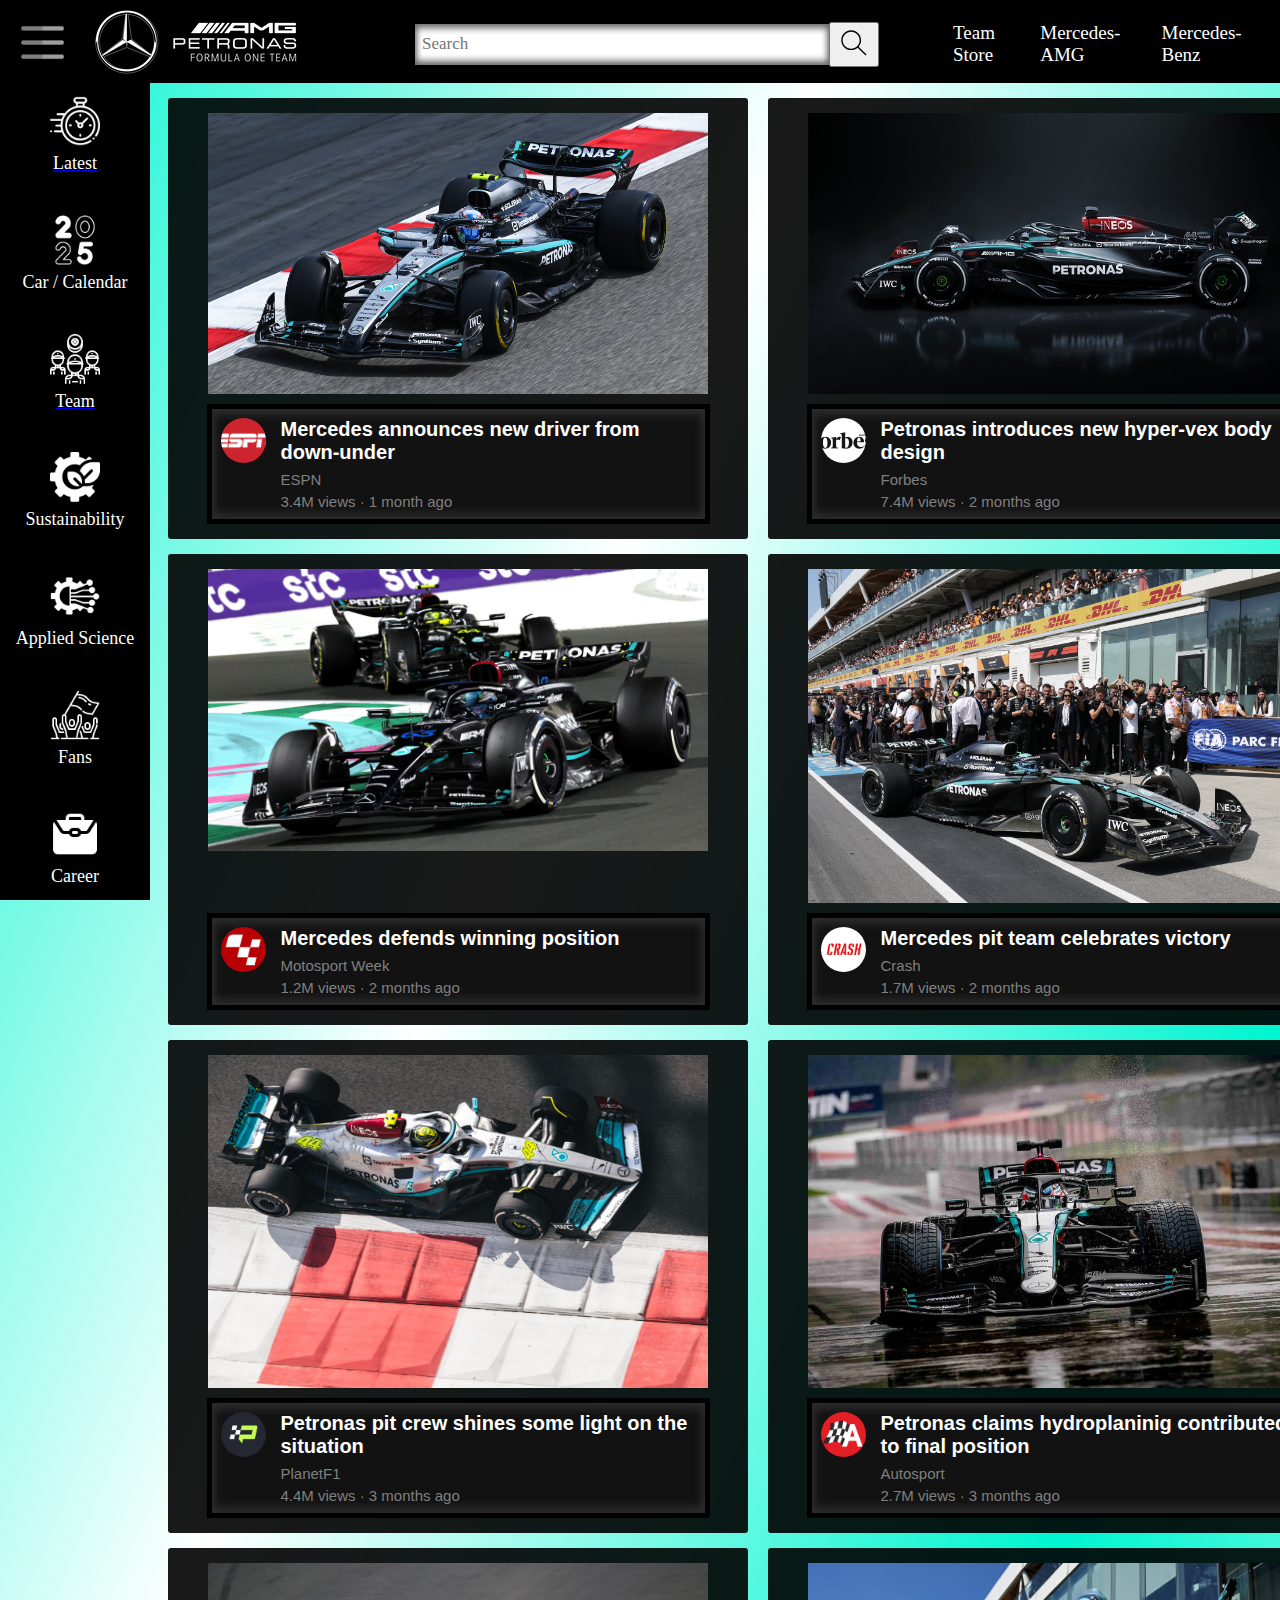
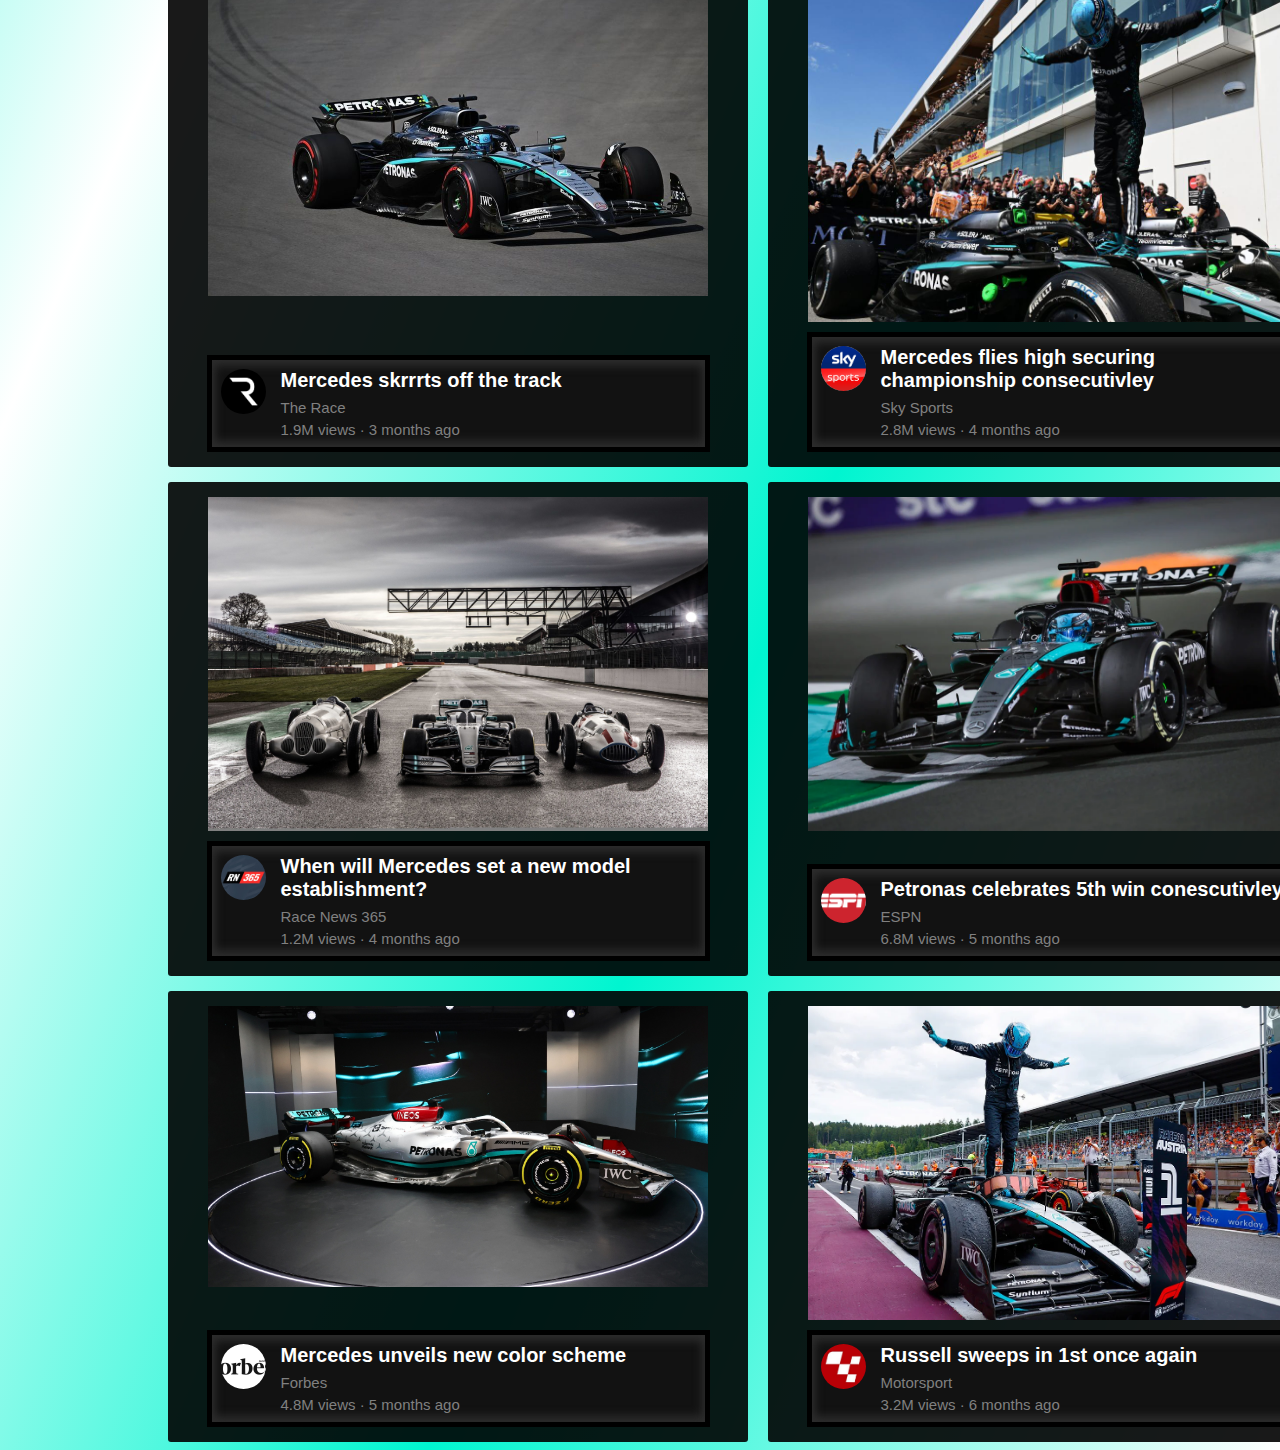
<file: Index.html>
<!DOCTYPE html>
<html>
  <head>
    <title>Petronas Gallery Page</title>
    <link rel="stylesheet" href="CSS/header.css">
    <link rel="stylesheet" href="CSS/sidebar.css">
    <link rel="stylesheet" href="CSS/main-display.css">
  </head>
  <body>
    <header class="header">
      <div class="left-section">
        <div class="hamburger-menu-container">
          <img class="hamburger-menu" src="Assets/menu.png">
        </div>
        <div class="logo-container">
          <img class="logo" src="Assets/MAPF1_SM_n_1KL.webp">
        </div>
      </div>

      <div class="middle-section">
        <input class="searchbar" placeholder="Search">
        <button class="search-button">
          <img class="search-icon" src="Assets/search.svg">
          <div class="tooltip">Search</div>
        </button>
      </div>

      <div class="right-section">
        <a href="https://shop.mercedesamgf1.com/?utm_source=parent-domain&utm_medium=website&utm_term=homepage&utm_campaign=navigation" target="blank">
          <div class="team-store-link">Team Store</div>
        </a>

        <a href="https://www.mercedes-amg.com/en/home" target="blank">
          <div class="mercedes-amg-link">Mercedes-AMG</div>
        </a>

        <a href="https://www.mercedes-benz.com/en/" target="blank">
          <div class="mercedes-benz-link">Mercedes-Benz</div>
        </a>
      </div>
    </header>

    <nav class="sidebar">
      <a href="index.html">
        <div class="sidebar-category-container">
          <div class="icon-container">
            <img class="latest-icon" src="Assets/clock (1).png">
          </div>
          <div class="latest-title">Latest</div>
        </div>
      </a>

      <div class="sidebar-category-container">
        <div class="icon-container">
          <img class="latest-icon" src="Assets/2025.png">
        </div>
        <div class="latest-title">Car / Calendar</div>
      </div>

      <a href="team.html">
        <div class="sidebar-category-container">
          <div class="icon-container">
            <img class="latest-icon" src="Assets/people.png">
          </div>
          <div class="latest-title">Team</div>
        </div>
      </a>

      <div class="sidebar-category-container">
        <div class="icon-container">
          <img class="latest-icon" src="Assets/gear.png">
        </div>
        <div class="latest-title">Sustainability</div>
      </div>
      
      <div class="sidebar-category-container">
        <div class="icon-container">
          <img class="latest-icon" src="Assets/technology.png">
        </div>
        <div class="latest-title">Applied Science</div>
      </div>

      <div class="sidebar-category-container">
        <div class="icon-container">
          <img class="latest-icon" src="Assets/fans.png">
        </div>
        <div class="latest-title">Fans</div>
      </div>

      <div class="sidebar-category-container">
        <div class="icon-container">
          <img class="latest-icon" src="Assets/career.png">
        </div>
        <div class="latest-title">Career</div>
      </div>
    </nav>

    <main>
      <section class="video-display">
        <div class="video-container">
          <div class="thumbnail-container">
            <img class="thumbnail" src="Assets/thumbnail1.jpg.avif">
          </div>
          <div class="video-info-container">
            <div class="profile-pic-container">
              <img class="profile-pic" src="Assets/profile-pic-ESPN.png">
            </div>
            <div class="text-container">
              <div class="title-text">
                Mercedes announces new driver from down-under 
              </div>
              <div class="text-author">
                ESPN
              </div>
              <div class="text-stats">
                3.4M views &#183; 1 month ago
              </div>
            </div>
          </div>
        </div>

        <div class="video-container">
          <div class="thumbnail-container">
            <img class="thumbnail" src="Assets/thumbnail2.jpg">
          </div>
          <div class="video-info-container">
            <div class="profile-pic-container">
              <img class="profile-pic" src="Assets/profile-pic-FORBES.jpg">
            </div>
            <div class="text-container">
              <div class="title-text">
                Petronas introduces new hyper-vex body design 
              </div>
              <div class="text-author">
                Forbes
              </div>
              <div class="text-stats">
                7.4M views &#183; 2 months ago
              </div>
            </div>
          </div>
        </div>

        <div class="video-container">
          <div class="thumbnail-container">
            <img class="thumbnail" src="Assets/thumbnail3.jpg">
          </div>
          <div class="video-info-container">
            <div class="profile-pic-container">
              <img class="profile-pic" src="Assets/profile-pic-MOTORSPORT.jpg">
            </div>
            <div class="text-container">
              <div class="title-text">
                Mercedes defends winning position 
              </div>
              <div class="text-author">
                Motosport Week
              </div>
              <div class="text-stats">
                1.2M views &#183; 2 months ago
              </div>
            </div>
          </div>
        </div>

        <div class="video-container">
          <div class="thumbnail-container">
            <img class="thumbnail" src="Assets/thumbnail4.jpg">
          </div>
          <div class="video-info-container">
            <div class="profile-pic-container">
              <img class="profile-pic" src="Assets/profile-pic-CRASHNET.png">
            </div>
            <div class="text-container">
              <div class="title-text">
                Mercedes pit team celebrates victory
              </div>
              <div class="text-author">
                Crash
              </div>
              <div class="text-stats">
                1.7M views &#183; 2 months ago
              </div>
            </div>
          </div>
        </div>

        <div class="video-container">
          <div class="thumbnail-container">
            <img class="thumbnail" src="Assets/thumbnail5.jpg">
          </div>
          <div class="video-info-container">
            <div class="profile-pic-container">
              <img class="profile-pic" src="Assets/profile-pic-PlanetF1.jpg">
            </div>
            <div class="text-container">
              <div class="title-text">
                Petronas pit crew shines some light on the situation
              </div>
              <div class="text-author">
                PlanetF1
              </div>
              <div class="text-stats">
                4.4M views &#183; 3 months ago
              </div>
            </div>
          </div>
        </div>

        <div class="video-container">
          <div class="thumbnail-container">
            <img class="thumbnail" src="Assets/thumbnail6.jpg.webp">
          </div>
          <div class="video-info-container">
            <div class="profile-pic-container">
              <img class="profile-pic" src="Assets/profile-pic-AUTOSPORT.jpg">
            </div>
            <div class="text-container">
              <div class="title-text">
                Petronas claims hydroplaninig contributed to final position 
              </div>
              <div class="text-author">
                Autosport
              </div>
              <div class="text-stats">
                2.7M views &#183; 3 months ago
              </div>
            </div>
          </div>
        </div>

        <div class="video-container">
          <div class="thumbnail-container">
            <img class="thumbnail" src="Assets/thumbnail7.jpg">
          </div>
          <div class="video-info-container">
            <div class="profile-pic-container">
              <img class="profile-pic" src="Assets/profile-pic-THERACE.png">
            </div>
            <div class="text-container">
              <div class="title-text">
                Mercedes skrrrts off the track
              </div>
              <div class="text-author">
                The Race
              </div>
              <div class="text-stats">
                1.9M views &#183; 3 months ago
              </div>
            </div>
          </div>
        </div>

        <div class="video-container">
          <div class="thumbnail-container">
            <img class="thumbnail" src="Assets/thumbnail8.jpg">
          </div>
          <div class="video-info-container">
            <div class="profile-pic-container">
              <img class="profile-pic" src="Assets/profile-pic-SKYSPORTS.jpg">
            </div>
            <div class="text-container">
              <div class="title-text">
                Mercedes flies high securing championship consecutivley 
              </div>
              <div class="text-author">
                Sky Sports
              </div>
              <div class="text-stats">
                2.8M views &#183; 4 months ago
              </div>
            </div>
          </div>
        </div>

        <div class="video-container">
          <div class="thumbnail-container">
            <img class="thumbnail" src="Assets/thumbnail9.jpg">
          </div>
          <div class="video-info-container">
            <div class="profile-pic-container">
              <img class="profile-pic" src="Assets/profile-pic-RACENEWS.jpg">
            </div>
            <div class="text-container">
              <div class="title-text">
                When will Mercedes set a new model establishment? 
              </div>
              <div class="text-author">
                Race News 365
              </div>
              <div class="text-stats">
                1.2M views &#183; 4 months ago
              </div>
            </div>
          </div>
        </div>

        <div class="video-container">
          <div class="thumbnail-container">
            <img class="thumbnail" src="Assets/thumbnail10.webp">
          </div>
          <div class="video-info-container">
            <div class="profile-pic-container">
              <img class="profile-pic" src="Assets/profile-pic-ESPN.png">
            </div>
            <div class="text-container">
              <div class="title-text">
                Petronas celebrates 5th win conescutivley 
              </div>
              <div class="text-author">
                ESPN
              </div>
              <div class="text-stats">
                6.8M views &#183; 5 months ago
              </div>
            </div>
          </div>
        </div>

        <div class="video-container">
          <div class="thumbnail-container">
            <img class="thumbnail" src="Assets/thumbnail11.jpg">
          </div>
          <div class="video-info-container">
            <div class="profile-pic-container">
              <img class="profile-pic" src="Assets/profile-pic-FORBES.jpg">
            </div>
            <div class="text-container">
              <div class="title-text">
                Mercedes unveils new color scheme 
              </div>
              <div class="text-author">
                Forbes
              </div>
              <div class="text-stats">
                4.8M views &#183; 5 months ago
              </div>
            </div>
          </div>
        </div>

        <div class="video-container">
          <div class="thumbnail-container">
            <img class="thumbnail" src="Assets/thumbnail12.webp">
          </div>
          <div class="video-info-container">
            <div class="profile-pic-container">
              <img class="profile-pic" src="Assets/profile-pic-MOTORSPORT.jpg">
            </div>
            <div class="text-container">
              <div class="title-text">
                Russell sweeps in 1st once again 
              </div>
              <div class="text-author">
                Motorsport
              </div>
              <div class="text-stats">
                3.2M views &#183; 6 months ago
              </div>
            </div>
          </div>
        </div>

      </section>
    </main>
  </body>
</html>
</file>
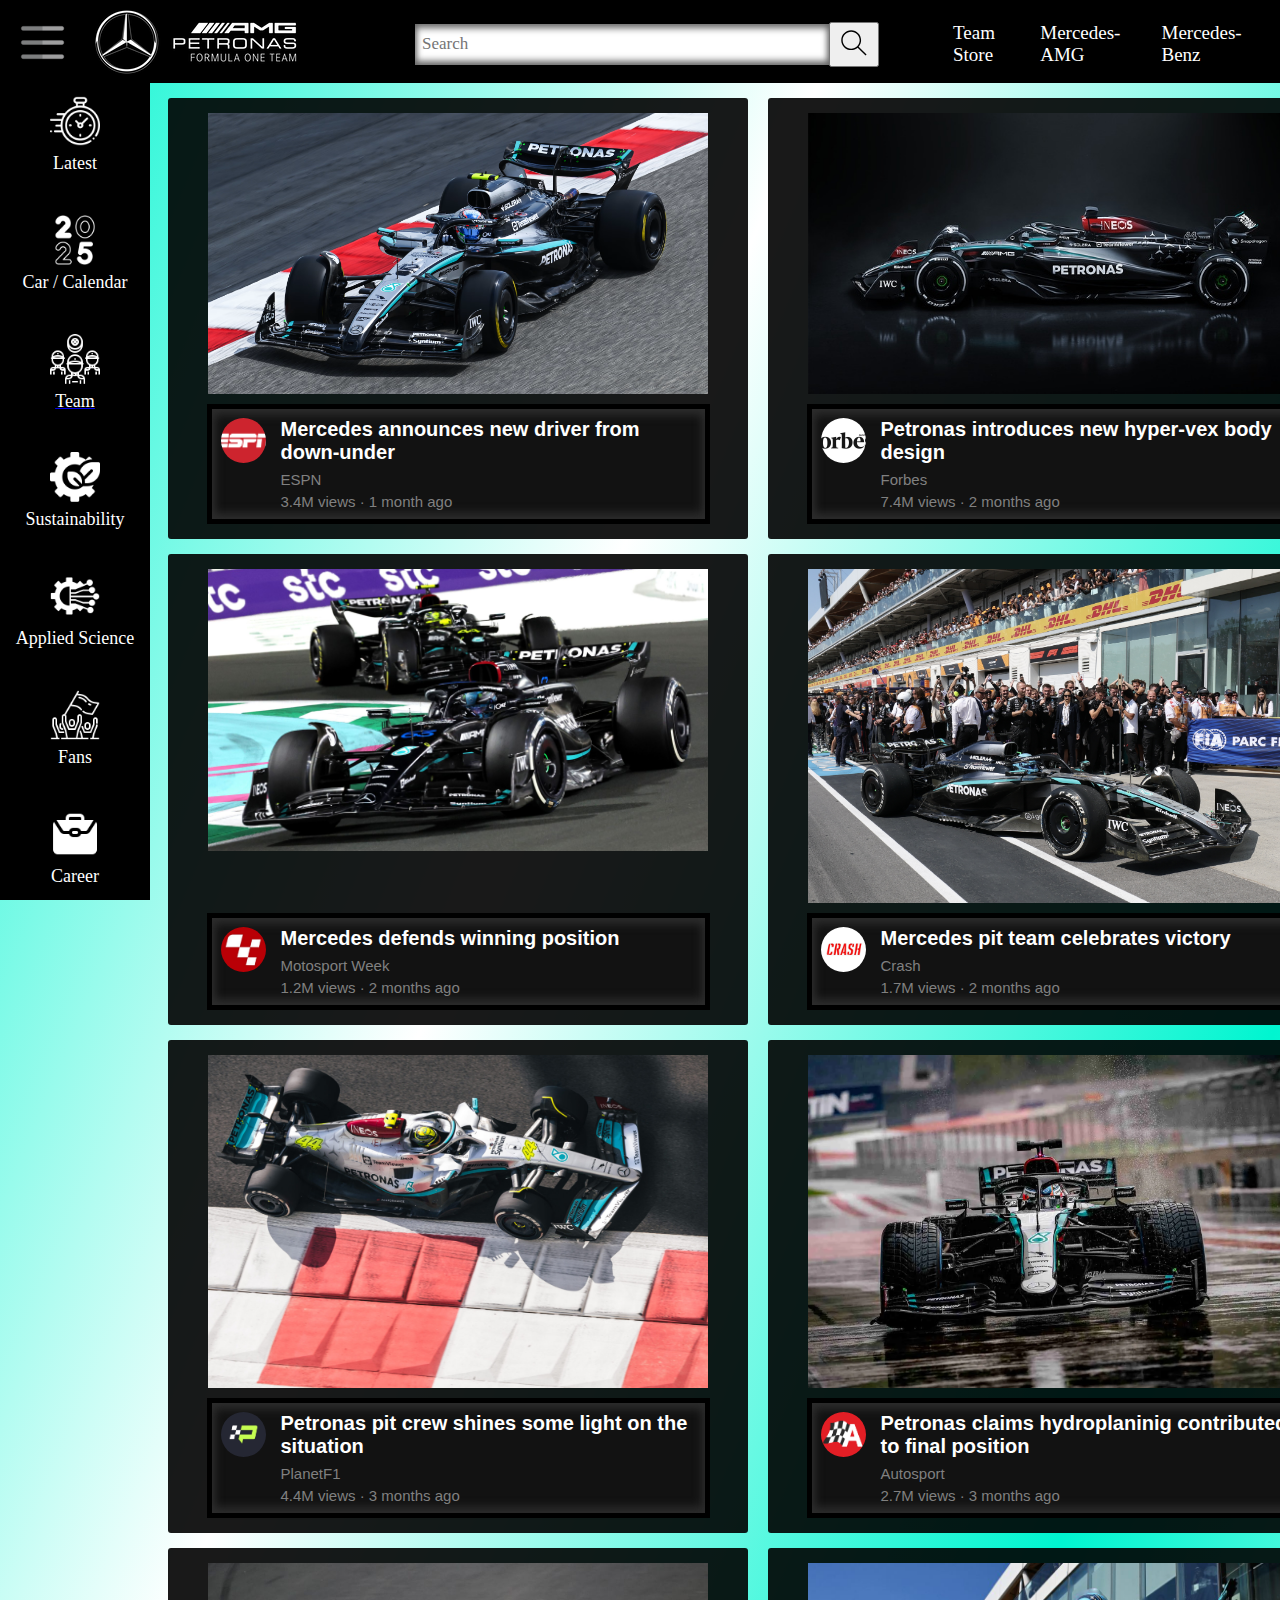
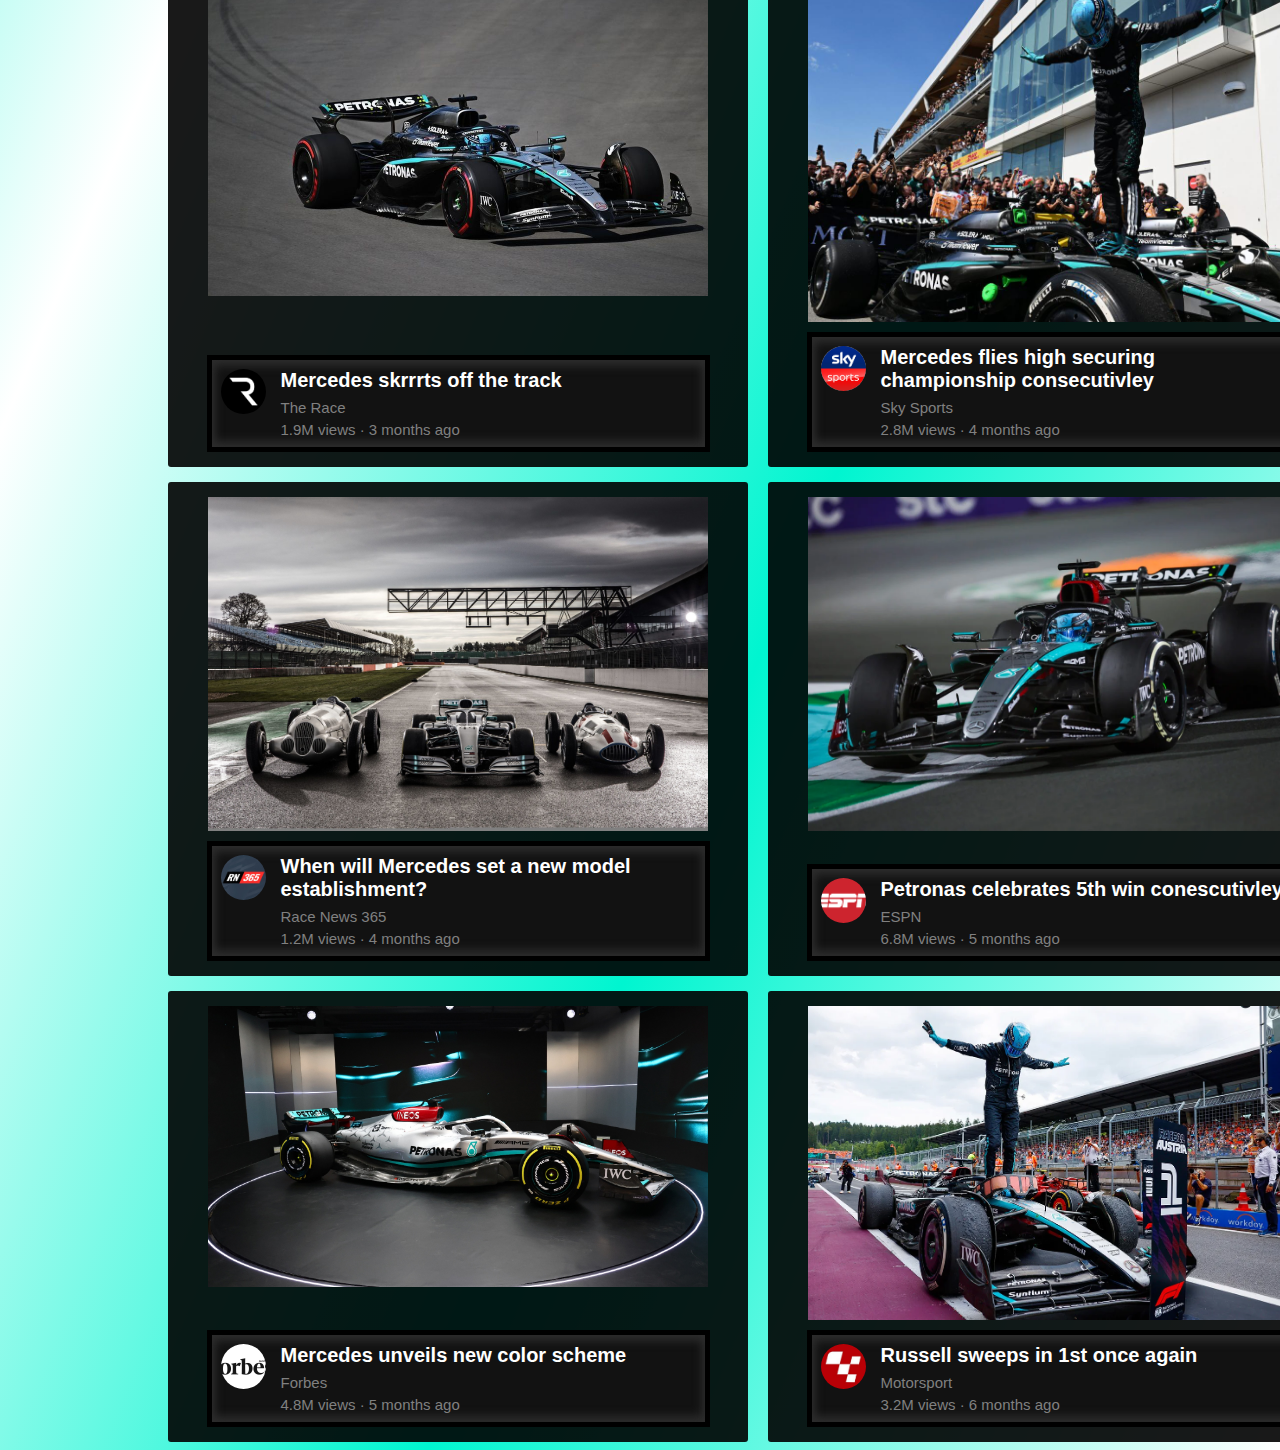
<file: Petronas.html>
<!DOCTYPE html>
<html>
  <head>
    <title>Petronas Gallery Page</title>
    <link rel="stylesheet" href="CSS/header.css">
    <link rel="stylesheet" href="CSS/sidebar.css">
    <link rel="stylesheet" href="CSS/main-display.css">
  </head>
  <body>
    <header class="header">
      <div class="left-section">
        <div class="hamburger-menu-container">
          <img class="hamburger-menu" src="Assets/menu.png">
        </div>
        <div class="logo-container">
          <img class="logo" src="Assets/MAPF1_SM_n_1KL.webp">
        </div>
      </div>

      <div class="middle-section">
        <input class="searchbar" placeholder="Search">
        <button class="search-button">
          <img class="search-icon" src="Assets/search.svg">
          <div class="tooltip">Search</div>
        </button>
      </div>

      <div class="right-section">
        <a href="https://shop.mercedesamgf1.com/?utm_source=parent-domain&utm_medium=website&utm_term=homepage&utm_campaign=navigation" target="blank">
          <div class="team-store-link">Team Store</div>
        </a>

        <a href="https://www.mercedes-amg.com/en/home" target="blank">
          <div class="mercedes-amg-link">Mercedes-AMG</div>
        </a>

        <a href="https://www.mercedes-benz.com/en/" target="blank">
          <div class="mercedes-benz-link">Mercedes-Benz</div>
        </a>
      </div>
    </header>

    <nav class="sidebar">
      <div class="sidebar-category-container">
        <div class="icon-container">
          <img class="latest-icon" src="Assets/clock (1).png">
        </div>
        <div class="latest-title">Latest</div>
      </div>

      <div class="sidebar-category-container">
        <div class="icon-container">
          <img class="latest-icon" src="Assets/2025.png">
        </div>
        <div class="latest-title">Car / Calendar</div>
      </div>

      <a href="Team.html">
        <div class="sidebar-category-container">
          <div class="icon-container">
            <img class="latest-icon" src="Assets/people.png">
          </div>
          <div class="latest-title">Team</div>
        </div>
      </a>

      <div class="sidebar-category-container">
        <div class="icon-container">
          <img class="latest-icon" src="Assets/gear.png">
        </div>
        <div class="latest-title">Sustainability</div>
      </div>
      
      <div class="sidebar-category-container">
        <div class="icon-container">
          <img class="latest-icon" src="Assets/technology.png">
        </div>
        <div class="latest-title">Applied Science</div>
      </div>

      <div class="sidebar-category-container">
        <div class="icon-container">
          <img class="latest-icon" src="Assets/fans.png">
        </div>
        <div class="latest-title">Fans</div>
      </div>

      <div class="sidebar-category-container">
        <div class="icon-container">
          <img class="latest-icon" src="Assets/career.png">
        </div>
        <div class="latest-title">Career</div>
      </div>
    </nav>

    <main>
      <section class="video-display">
        <div class="video-container">
          <div class="thumbnail-container">
            <img class="thumbnail" src="Assets/thumbnail1.jpg.avif">
          </div>
          <div class="video-info-container">
            <div class="profile-pic-container">
              <img class="profile-pic" src="Assets/profile-pic-ESPN.png">
            </div>
            <div class="text-container">
              <div class="title-text">
                Mercedes announces new driver from down-under 
              </div>
              <div class="text-author">
                ESPN
              </div>
              <div class="text-stats">
                3.4M views &#183; 1 month ago
              </div>
            </div>
          </div>
        </div>

        <div class="video-container">
          <div class="thumbnail-container">
            <img class="thumbnail" src="Assets/thumbnail2.jpg">
          </div>
          <div class="video-info-container">
            <div class="profile-pic-container">
              <img class="profile-pic" src="Assets/profile-pic-FORBES.jpg">
            </div>
            <div class="text-container">
              <div class="title-text">
                Petronas introduces new hyper-vex body design 
              </div>
              <div class="text-author">
                Forbes
              </div>
              <div class="text-stats">
                7.4M views &#183; 2 months ago
              </div>
            </div>
          </div>
        </div>

        <div class="video-container">
          <div class="thumbnail-container">
            <img class="thumbnail" src="Assets/thumbnail3.jpg">
          </div>
          <div class="video-info-container">
            <div class="profile-pic-container">
              <img class="profile-pic" src="Assets/profile-pic-MOTORSPORT.jpg">
            </div>
            <div class="text-container">
              <div class="title-text">
                Mercedes defends winning position 
              </div>
              <div class="text-author">
                Motosport Week
              </div>
              <div class="text-stats">
                1.2M views &#183; 2 months ago
              </div>
            </div>
          </div>
        </div>

        <div class="video-container">
          <div class="thumbnail-container">
            <img class="thumbnail" src="Assets/thumbnail4.jpg">
          </div>
          <div class="video-info-container">
            <div class="profile-pic-container">
              <img class="profile-pic" src="Assets/profile-pic-CRASHNET.png">
            </div>
            <div class="text-container">
              <div class="title-text">
                Mercedes pit team celebrates victory
              </div>
              <div class="text-author">
                Crash
              </div>
              <div class="text-stats">
                1.7M views &#183; 2 months ago
              </div>
            </div>
          </div>
        </div>

        <div class="video-container">
          <div class="thumbnail-container">
            <img class="thumbnail" src="Assets/thumbnail5.jpg">
          </div>
          <div class="video-info-container">
            <div class="profile-pic-container">
              <img class="profile-pic" src="Assets/profile-pic-PlanetF1.jpg">
            </div>
            <div class="text-container">
              <div class="title-text">
                Petronas pit crew shines some light on the situation
              </div>
              <div class="text-author">
                PlanetF1
              </div>
              <div class="text-stats">
                4.4M views &#183; 3 months ago
              </div>
            </div>
          </div>
        </div>

        <div class="video-container">
          <div class="thumbnail-container">
            <img class="thumbnail" src="Assets/thumbnail6.jpg.webp">
          </div>
          <div class="video-info-container">
            <div class="profile-pic-container">
              <img class="profile-pic" src="Assets/profile-pic-AUTOSPORT.jpg">
            </div>
            <div class="text-container">
              <div class="title-text">
                Petronas claims hydroplaninig contributed to final position 
              </div>
              <div class="text-author">
                Autosport
              </div>
              <div class="text-stats">
                2.7M views &#183; 3 months ago
              </div>
            </div>
          </div>
        </div>

        <div class="video-container">
          <div class="thumbnail-container">
            <img class="thumbnail" src="Assets/thumbnail7.jpg">
          </div>
          <div class="video-info-container">
            <div class="profile-pic-container">
              <img class="profile-pic" src="Assets/profile-pic-THERACE.png">
            </div>
            <div class="text-container">
              <div class="title-text">
                Mercedes skrrrts off the track
              </div>
              <div class="text-author">
                The Race
              </div>
              <div class="text-stats">
                1.9M views &#183; 3 months ago
              </div>
            </div>
          </div>
        </div>

        <div class="video-container">
          <div class="thumbnail-container">
            <img class="thumbnail" src="Assets/thumbnail8.jpg">
          </div>
          <div class="video-info-container">
            <div class="profile-pic-container">
              <img class="profile-pic" src="Assets/profile-pic-SKYSPORTS.jpg">
            </div>
            <div class="text-container">
              <div class="title-text">
                Mercedes flies high securing championship consecutivley 
              </div>
              <div class="text-author">
                Sky Sports
              </div>
              <div class="text-stats">
                2.8M views &#183; 4 months ago
              </div>
            </div>
          </div>
        </div>

        <div class="video-container">
          <div class="thumbnail-container">
            <img class="thumbnail" src="Assets/thumbnail9.jpg">
          </div>
          <div class="video-info-container">
            <div class="profile-pic-container">
              <img class="profile-pic" src="Assets/profile-pic-RACENEWS.jpg">
            </div>
            <div class="text-container">
              <div class="title-text">
                When will Mercedes set a new model establishment? 
              </div>
              <div class="text-author">
                Race News 365
              </div>
              <div class="text-stats">
                1.2M views &#183; 4 months ago
              </div>
            </div>
          </div>
        </div>

        <div class="video-container">
          <div class="thumbnail-container">
            <img class="thumbnail" src="Assets/thumbnail10.webp">
          </div>
          <div class="video-info-container">
            <div class="profile-pic-container">
              <img class="profile-pic" src="Assets/profile-pic-ESPN.png">
            </div>
            <div class="text-container">
              <div class="title-text">
                Petronas celebrates 5th win conescutivley 
              </div>
              <div class="text-author">
                ESPN
              </div>
              <div class="text-stats">
                6.8M views &#183; 5 months ago
              </div>
            </div>
          </div>
        </div>

        <div class="video-container">
          <div class="thumbnail-container">
            <img class="thumbnail" src="Assets/thumbnail11.jpg">
          </div>
          <div class="video-info-container">
            <div class="profile-pic-container">
              <img class="profile-pic" src="Assets/profile-pic-FORBES.jpg">
            </div>
            <div class="text-container">
              <div class="title-text">
                Mercedes unveils new color scheme 
              </div>
              <div class="text-author">
                Forbes
              </div>
              <div class="text-stats">
                4.8M views &#183; 5 months ago
              </div>
            </div>
          </div>
        </div>

        <div class="video-container">
          <div class="thumbnail-container">
            <img class="thumbnail" src="Assets/thumbnail12.webp">
          </div>
          <div class="video-info-container">
            <div class="profile-pic-container">
              <img class="profile-pic" src="Assets/profile-pic-MOTORSPORT.jpg">
            </div>
            <div class="text-container">
              <div class="title-text">
                Russell sweeps in 1st once again 
              </div>
              <div class="text-author">
                Motorsport
              </div>
              <div class="text-stats">
                3.2M views &#183; 6 months ago
              </div>
            </div>
          </div>
        </div>

      </section>
    </main>
  </body>
</html>
</file>
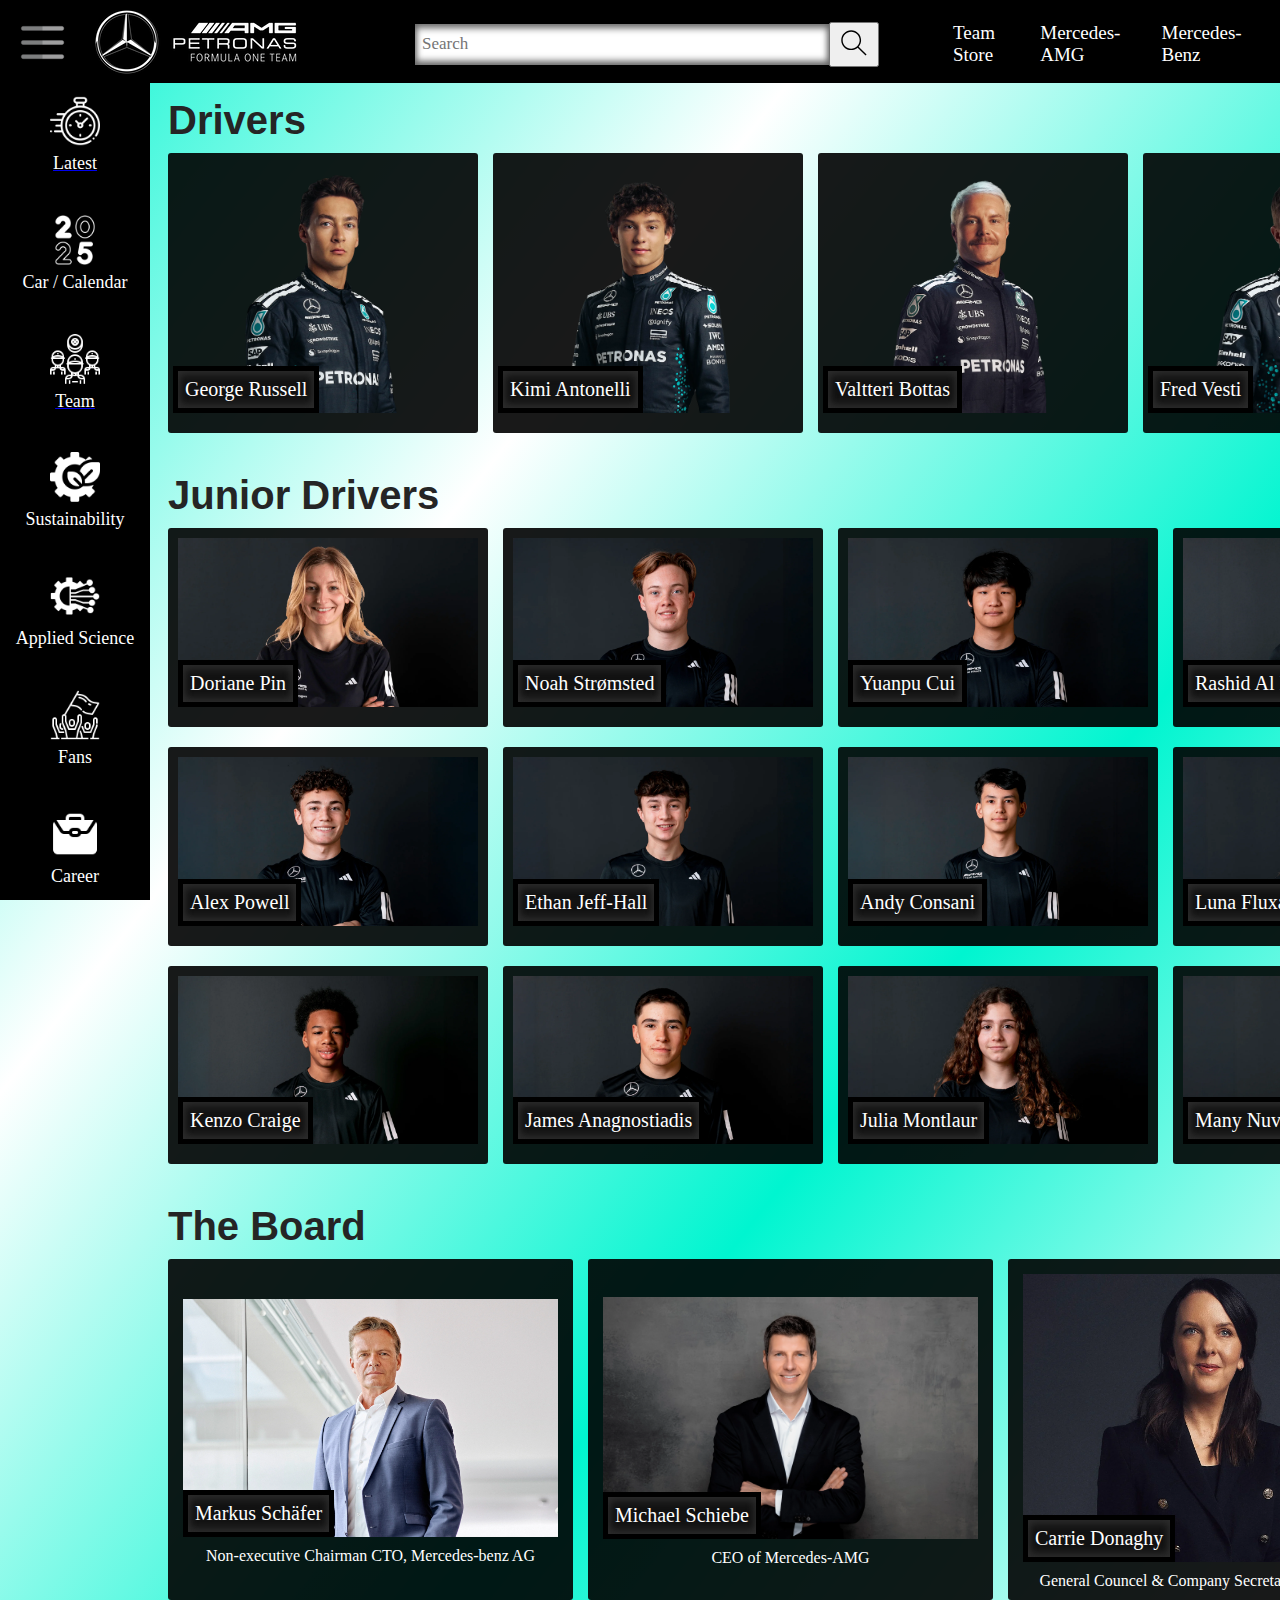
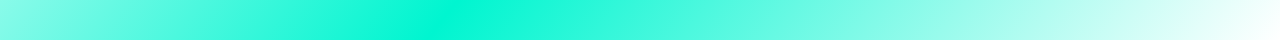
<file: Team.html>
<!DOCTYPE html>
<html>
  <head>
    <title>Petronas Team</title>
    <link rel="stylesheet" href="CSS/header.css">
    <link rel="stylesheet" href="CSS/sidebar.css">
    <link rel="stylesheet" href="CSS/team-display.css">
  </head>
  <body>
    <header class="header">
      <div class="left-section">
        <div class="hamburger-menu-container">
          <img class="hamburger-menu" src="Assets/menu.png">
        </div>
        <div class="logo-container">
          <img class="logo" src="Assets/MAPF1_SM_n_1KL.webp">
        </div>
      </div>

      <div class="middle-section">
        <input class="searchbar" placeholder="Search">
        <button class="search-button">
          <img class="search-icon" src="Assets/search.svg">
          <div class="tooltip">Search</div>
        </button>
      </div>

      <div class="right-section">
        <a href="https://shop.mercedesamgf1.com/?utm_source=parent-domain&utm_medium=website&utm_term=homepage&utm_campaign=navigation" target="blank">
          <div class="team-store-link">Team Store</div>
        </a>

        <a href="https://www.mercedes-amg.com/en/home" target="blank">
          <div class="mercedes-amg-link">Mercedes-AMG</div>
        </a>

        <a href="https://www.mercedes-benz.com/en/" target="blank">
          <div class="mercedes-benz-link">Mercedes-Benz</div>
        </a>
      </div>
    </header>

    <nav class="sidebar">
      <a href="index.html">
        <div class="sidebar-category-container">
          <div class="icon-container">
            <img class="latest-icon" src="Assets/clock (1).png">
          </div>
          <div class="latest-title">Latest</div>
        </div>
      </a>

      <div class="sidebar-category-container">
        <div class="icon-container">
          <img class="latest-icon" src="Assets/2025.png">
        </div>
        <div class="latest-title">Car / Calendar</div>
      </div>

      <a href="team.html">
        <div class="sidebar-category-container">
          <div class="icon-container">
            <img class="latest-icon" src="Assets/people.png">
          </div>
          <div class="latest-title">Team</div>
        </div>
      </a>

      <div class="sidebar-category-container">
        <div class="icon-container">
          <img class="latest-icon" src="Assets/gear.png">
        </div>
        <div class="latest-title">Sustainability</div>
      </div>
      
      <div class="sidebar-category-container">
        <div class="icon-container">
          <img class="latest-icon" src="Assets/technology.png">
        </div>
        <div class="latest-title">Applied Science</div>
      </div>

      <div class="sidebar-category-container">
        <div class="icon-container">
          <img class="latest-icon" src="Assets/fans.png">
        </div>
        <div class="latest-title">Fans</div>
      </div>

      <div class="sidebar-category-container">
        <div class="icon-container">
          <img class="latest-icon" src="Assets/career.png">
        </div>
        <div class="latest-title">Career</div>
      </div>
    </nav>

    <main>
      <div class="team-type">
        Drivers
      </div>

      <section class="team-display">

        <div class="team-container">
          <div class="member-pic-container">
            <img class="member-pic" src="Assets/team-George_Russell.webp">
            <div class="member-name">George Russell</div>
          </div>
        </div>

        <div class="team-container">
          <div class="member-pic-container">
            <img class="member-pic" src="Assets/team-Kimi_Antonelli.webp">
            <div class="member-name">Kimi Antonelli</div>
          </div>
        </div>

        <div class="team-container">
          <div class="member-pic-container">
            <img class="member-pic" src="Assets/team-Valtteri_Bottas.webp">
            <div class="member-name">Valtteri Bottas</div>
          </div>
        </div>

        <div class="team-container">
          <div class="member-pic-container">
            <img class="member-pic" src="Assets/team-Fred_Vesti.webp">
            <div class="member-name">Fred Vesti</div>
          </div>
        </div>

      </section>

      <div class="team-type">Junior Drivers</div>

      <section class="team-display">

        <div class="junior-team-container">
          <div class="member-pic-container">
            <img class="member-pic" src="Assets/team-DP_Web.webp">
            <div class="member-name">Doriane Pin</div>
          </div>
        </div>

        <div class="junior-team-container">
          <div class="member-pic-container">
            <img class="member-pic" src="Assets/team-Noah-MAIN.webp">
            <div class="member-name">Noah Strømsted</div>
          </div>
        </div>

        <div class="junior-team-container">
          <div class="member-pic-container">
            <img class="member-pic" src="Assets/team-Yuanpu-C-MAIN.webp">
            <div class="member-name">Yuanpu Cui</div>
          </div>
        </div>

        <div class="junior-team-container">
          <div class="member-pic-container">
            <img class="member-pic" src="Assets/team-Rashid-MAIN.webp">
            <div class="member-name">Rashid Al Dhaheri</div>
          </div>
        </div>

        <div class="junior-team-container">
          <div class="member-pic-container">
            <img class="member-pic" src="Assets/team-Alex-P-MAIN.webp">
            <div class="member-name">Alex Powell</div>
          </div>
        </div>

        <div class="junior-team-container">
          <div class="member-pic-container">
            <img class="member-pic" src="Assets/team-Ethan-J-H-MAIN.webp">
            <div class="member-name">Ethan Jeff-Hall</div>
          </div>
        </div>

        <div class="junior-team-container">
          <div class="member-pic-container">
            <img class="member-pic" src="Assets/team-Andy-C-MAIN.webp">
            <div class="member-name">Andy Consani</div>
          </div>
        </div>

        <div class="junior-team-container">
          <div class="member-pic-container">
            <img class="member-pic" src="Assets/team-Luna-MAIN.webp">
            <div class="member-name">Luna Fluxa</div>
          </div>
        </div>

        <div class="junior-team-container">
          <div class="member-pic-container">
            <img class="member-pic" src="Assets/team-Kenzo-C-MAIN.webp">
            <div class="member-name">Kenzo Craige</div>
          </div>
        </div>

        <div class="junior-team-container">
          <div class="member-pic-container">
            <img class="member-pic" src="Assets/team-James-A-MAIN.webp">
            <div class="member-name">James Anagnostiadis</div>
          </div>
        </div>

        <div class="junior-team-container">
          <div class="member-pic-container">
            <img class="member-pic" src="Assets/team-Julia-M-MAIN.webp">
            <div class="member-name">Julia Montlaur</div>
          </div>
        </div>

        <div class="junior-team-container">
          <div class="member-pic-container">
            <img class="member-pic" src="Assets/team-Many-N-MAIN.webp">
            <div class="member-name">Many Nuvolini</div>
          </div>
        </div>

      </section>

      <div class="team-type">The Board</div>

      <section class="the-board-display">

        <div class="the-board-container">
          <div class="board-pic-container">
            <img class="member-pic" src="Assets/team-Markus.webp">
            <div class="member-name">Markus Schäfer</div>
          </div>
          <div>
            Non-executive Chairman CTO, Mercedes-benz AG
          </div>
        </div>

        <div class="the-board-container">
          <div class="board-pic-container">
            <img class="member-pic" src="Assets/team-Michael_Schiebe.webp">
            <div class="member-name">Michael Schiebe</div>
          </div>
          <div>
            CEO of Mercedes-AMG
          </div>
        </div>

        <div class="the-board-container">
          <div class="board-pic-container">
            <img class="member-pic" src="Assets/team-Carrie-D.webp">
            <div class="member-name">Carrie Donaghy</div>
          </div>
          <div>
            General Councel & Company Secretary Mercedes F1
          </div>
        </div>

      </section>
    </main>

  </body>
</html>
</file>
<file: CSS/header.css>
.header {
  position: fixed;
  top: 0;
  left: 0;
  right: 0;

  display: flex;
  flex-direction: row;
  justify-content: space-between;
  align-items: center;

  padding-top: 10px;
  padding-bottom: 5px;
  padding-left: 20px;
  padding-right: 7px;

  background-color: black;

  z-index: 1;
}

.header .left-section {
  display: flex;
  flex-direction: row;
  justify-content: space-between;
  align-items: center;

  width: 325px;
}

.hamburger-menu-container {
  width: 45px;
}

.hamburger-menu {
  width: 100%;
}

.logo-container {
  width: 250px;
}

.logo {
  object-fit: contain;
}

.header .middle-section {
  display: flex;
  flex-direction: row;
  justify-content: center;
  align-items: center;

  flex: 1;
}

.searchbar {
  width: 400px;

  padding-top: 12px;
  padding-bottom: 12px;
  padding-left: 7px;
  padding-right: 7px;

  font-family: 'Times New Roman';
  font-size: 15px;

  box-shadow: 
  inset 0px 4px 7px rgb(102, 102, 102),
  inset 0px -4px 7px rgb(102, 102, 102);
  border: solid;
  border-width: 1px;
}

.searchbar::placeholder {
  font-family: 'Times New Roman';
  font-size: 17px;
}

.searchbar:focus {
  outline: none;
  border: 1px solid rgb(0, 245, 208);
  box-shadow:
  inset 1px 5px 6px rgba(0, 245, 208, 0.4),
  inset -1px -5px 6px rgba(0, 245, 208, 0.4);
}

.search-button {
  position: relative;

  width: 50px;
  height: 45px;
  margin-left: -1px;
}

.search-button .tooltip {
  position: absolute;

  font-family: Arial;
  font-size: 13px;

  bottom: -28px;
  left: -2px;

  padding-top: 4px;
  padding-bottom: 4px;
  padding-left: 5px;
  padding-right: 5px;

  border-radius: 1px;

  background-color: grey;

  opacity: 0;
  transition: opacity 0.5s;

  pointer-events: none;
}

.search-button:hover .tooltip {
  opacity: 0.9;
}

.header .right-section {
  display: flex;
  flex-direction: row;
  justify-content: space-between;
  align-items: center;

  width: 325px;
}

.right-section a {
  text-decoration: none;
}

.right-section div {
  margin-left: 5px;
  margin-right: 5px;

  color: white;
  font-family: 'Times New Roman';
  font-size: 19px;
}

.team-store-link:hover {
  color: rgb(0, 245, 208);
  cursor: pointer;
}

.mercedes-amg-link:hover {
  color:rgb(0, 245, 208);
  cursor: pointer;
}

.mercedes-benz-link:hover {
  color:rgb(0, 245, 208);
  cursor: pointer;
}
</file>
<file: CSS/sidebar.css>
.sidebar {
  position: fixed;
  top: 83px;;
  bottom: 0;
  left: 0;

  display: flex;
  flex-direction: column;
  justify-content: space-between;
  align-items: center;

  padding-top: 10px;
  padding-bottom: 10px;

  width: 150px;

  background-color: black;
}

.sidebar-category-container {
  display: flex;
  flex-direction: column;
  align-items: center;

  padding-top: 3px;
  padding-bottom: 3px;
  padding-left: 3px;
  padding-right: 3px;

  border-radius: 3px;

  cursor: pointer;

  transition: box-shadow 2s;
}

.sidebar-category-container:hover {
  box-shadow:
  6px 6px 7px rgba(0, 245, 208, 0.7),
  -6px -6px 7px rgba(0, 245, 208, 0.7);
}

.sidebar div {
  font-family: 'Times New Roman';
  color: white;
  font-size: 18px;

}

.icon-container {
  width: 50px;
  height: 50px;
  display: flex;
  justify-content: center;
  align-items: center;

  margin-top: 0;
  margin-left: 0;
  margin-right: 0;
  margin-bottom: 7px;

}

.latest-icon {
  width: 100%;
}

.latest-title:hover {
  color: rgb(0, 245, 208);
}
</file>
<file: CSS/main-display.css>
body {
  padding-top: 90px;
  padding-left: 160px;

  background-image: linear-gradient(to bottom right, rgb(0, 245, 208), white, rgb(0, 245, 208), white);
}

div {
  font-family: 'Times New Roman';
  color: white;
}

.video-display {
  display: grid;
  grid-template-columns: 1fr 1fr 1fr;
  row-gap: 15px;
  column-gap: 20px;
}

.video-container {
  display:flex;
  flex-direction: column;
  justify-content: space-between;
  align-items: center;

  width: 400px;

  padding-top: 12px;
  padding-bottom: 12px;
  padding-left: 12px;
  padding-right: 12px;

  background-color: rgba(0,0,0,0.9);
  border-radius: 3px;
}

.thumbnail-container {
  margin: 0;
  margin-bottom: 10px;

  width: 375px;
}

.thumbnail {
  display: block;

  width: 100%;
}

.video-info-container {
  display: flex;
  flex-direction: row;
  justify-content: space-between;

  margin: 0;

  padding-top: 7px;
  padding-left: 7px;
  padding-right: 7px;
  padding-bottom: 7px;

  width: 385px;

  border: solid;
  border-width: 5px;
  border-color: black;

  background-color: rgb(18, 18, 18);

  box-shadow: 
  inset 1px 4px 8px rgb(45, 45, 45),
  inset -1px -4px 8px rgb(45, 45, 45);
}

.profile-pic-container {
  margin-top: 0;
  margin-left: 0;
  margin-bottom: 0;
  margin-right: 0;

  vertical-align: top;

  width: 40px;
  height: 40px;

  border-radius: 50%;
  flex-shrink: 0;
}

.profile-pic {
  width: 100%;
  height: 100%;

  object-fit: cover;
  border-radius: 50%;
}

.text-container {
  flex: 1;

  margin-top: 0;
  margin-bottom: 0;
  margin-left: 15px;
  margin-right: 0;
}

.text-container div {
  font-family: Arial;
}

.title-text {
  font-size: 15px;
  font-weight: bold;

  margin-top: 0;
  margin-bottom: 7px;
}

.text-author {
  font-size: 13px;
  color: grey;

  margin-top: 0;
  margin-bottom: 5px;
}

.text-stats {
  font-size: 13px;
  color: grey;

  margin-top: 0;
  margin-bottom: 0;
}

@media (max-width: 1400px){
  .video-display {
    display: grid;
    grid-template-columns: 1fr 1fr;
    row-gap: 15px;
    column-gap: 20px;
  }

  .video-container {
    width: 550px;

    padding: 15px;
  }

  .thumbnail-container {
    width: 500px;
  }

  .video-info-container {
    width: 475px;

    padding-top: 9px;
    padding-left: 9px;
    padding-right: 9px;
    padding-bottom: 9px;

    box-shadow: 
    inset 3px 6px 10px rgb(45, 45, 45),
    inset -3px -6px 10px rgb(45, 45, 45);
  }

  .profile-pic-container {
    width: 45px;
    height: 45px;
  }

  .title-text {
    font-size: 20px;
  }

  .text-author {
    font-size: 15px;
  }

  .text-stats {
    font-size: 15px;
  }
}

@media (max-width: 1200px){
  .video-display {
    display: grid;
    grid-template-columns: 1fr;
    row-gap: 15px;
    column-gap: 20px;
  }

  .video-container {
    margin-left: 85px;

    width: 650px;

    padding: 25px;
  }

  .thumbnail-container {
    width: 650px;
  }

  .video-info-container {
    width: 620px;

    padding-top: 15px;
    padding-left: 15px;
    padding-right: 15px;
    padding-bottom: 15px;

    box-shadow: 
    inset 5px 8px 10px rgb(45, 45, 45),
    inset -5px -8px 10px rgb(45, 45, 45);
  }

  .profile-pic-container {
    width: 50px;
    height: 50px;
  }

  .title-text {
    font-size: 25px;
  }

  .text-author {
    font-size: 20px;
  }

  .text-stats {
    font-size: 20px;
  }
}
</file>
<file: CSS/team-display.css>
body {
  padding-top: 90px;
  padding-left: 160px;

  background-image: linear-gradient(to bottom right, rgb(0, 245, 208), white, rgb(0, 245, 208), white);
}

div {
  font-family: 'Times New Roman';
  color: white;
}

.team-display {
  display: grid;
  grid-template-columns: 1fr 1fr 1fr 1fr;
  row-gap: 20px;
  column-gap: 15px;

  margin-bottom: 40px;
}

.the-board-display {
  display: grid;
  grid-template-columns: 1fr 1fr 1fr;
  row-gap: 20px;
  column-gap: 15px;

  margin-bottom: 40px;
}

.team-type {
  display: block;

  margin-top: 0;
  margin-left: 0;
  margin-right: 0;
  margin-bottom: 10px;

  font-size: 40px;
  font-weight: bold;
  font-family: Arial;
  color: rgb(37, 37, 37);
}

.team-container {
  display: flex;
  flex-direction: column;
  align-items: center;

  width: 300px;

  padding-top: 10px;
  padding-bottom: 10px;
  padding-left: 5px;
  padding-right: 5px;

  background-color: rgba(0,0,0,0.9);
  border-radius: 3px;
}

.junior-team-container {
  display: flex;
  flex-direction: column;
  justify-content: center;
  align-items: center;

  width: 300px;

  padding-top: 10px;
  padding-bottom: 10px;
  padding-left: 10px;
  padding-right: 10px;

  background-color: rgba(0,0,0,0.9);
  border-radius: 3px;

}

.the-board-container {
  display: flex;
  flex-direction: column;
  justify-content: center;
  align-items: center;

  width: 375px;

  padding-top: 15px;
  padding-bottom: 10px;
  padding-left: 15px;
  padding-right: 15px;

  background-color: rgba(0,0,0,0.9);
  border-radius: 3px;
}

.member-pic-container {
  position: relative;

  margin-top: 0;
  margin-bottom: 10px;

  width: 300px;
}

.member-pic {
  display: block;

  width: 100%;
}

.board-pic-container {
  position: relative;

  margin-top: 0;
  margin-bottom: 10px;

  width: 375px;
}

.member-name {
  position: absolute;
  bottom: 0;

  font-size: 20px;

  padding-top: 7px;
  padding-left: 7px;
  padding-right: 7px;
  padding-bottom: 7px;

  border: solid;
  border-width: 5px;
  border-color: black;

  background-color: rgb(18, 18, 18);

  box-shadow: 
  inset 1px 4px 8px rgb(45, 45, 45),
  inset -1px -4px 8px rgb(45, 45, 45);
}
</file>
